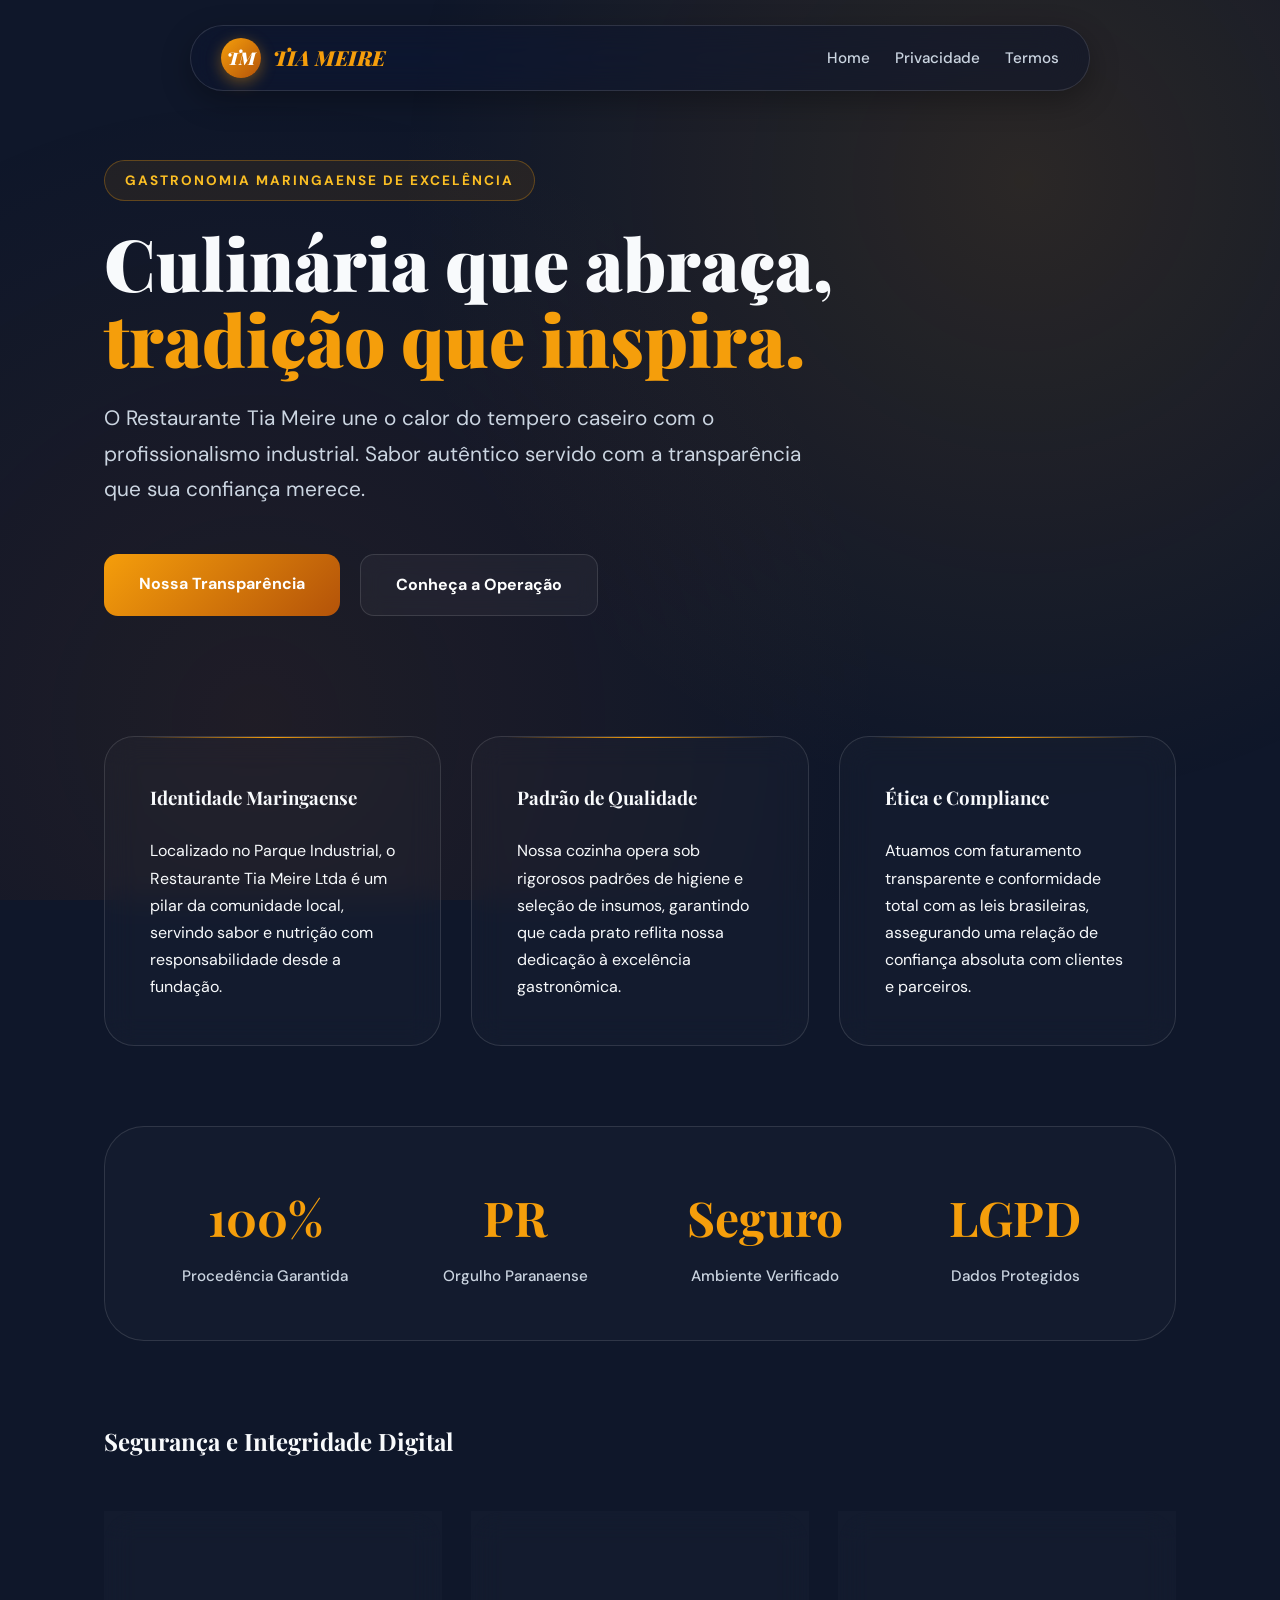
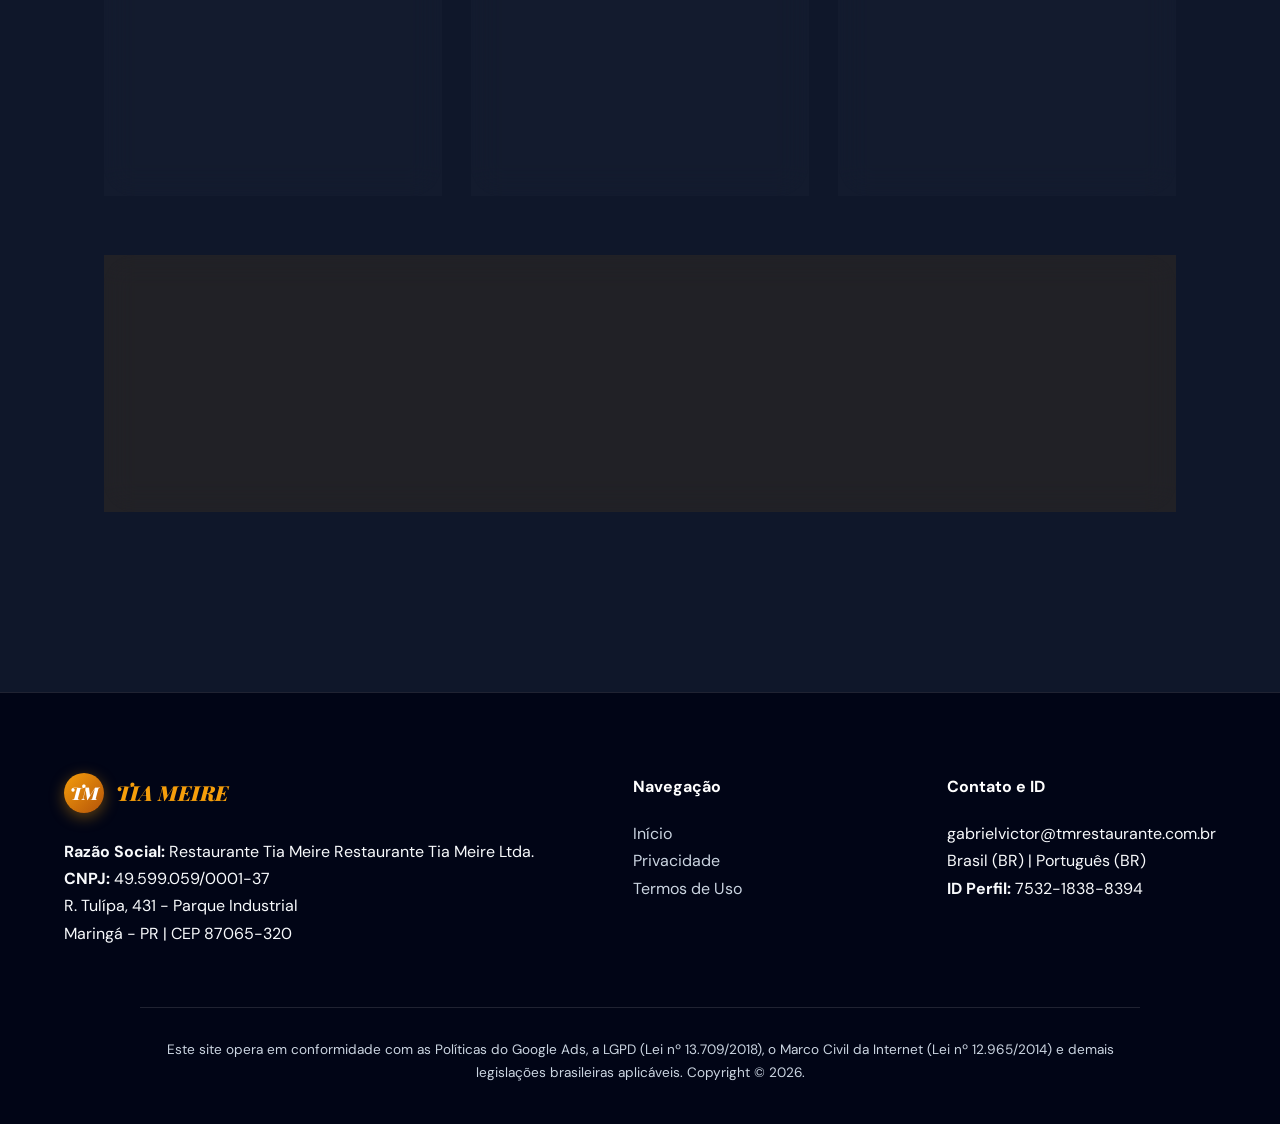
<file: pre1/pre1.html>
<!doctype html>
<html lang="pt-BR">
  <head>
    <meta charset="UTF-8" />
    <meta name="viewport" content="width=device-width, initial-scale=1.0" />
    <title>Restaurante Tia Meire | Sabor Caseiro em Maringá</title>
    <link rel="preconnect" href="https://fonts.googleapis.com" />
    <link rel="preconnect" href="https://fonts.gstatic.com" crossorigin />
    <link
      href="https://fonts.googleapis.com/css2?family=DM+Sans:wght@400;500;700&family=Playfair+Display:ital,wght@0,700;0,900;1,700&display=swap"
      rel="stylesheet"
    />
    <style>
      :root {
        --primary: #f59e0b; /* Amber/Gold */
        --primary-light: #fbbf24;
        --bg-dark: #0f172a;
        --glass: rgba(245, 158, 11, 0.08);
        --glass-border: rgba(255, 255, 255, 0.12);
        --text-main: #f8fafc;
        --text-muted: #cbd5e1;
        --accent: #b45309;
      }

      * {
        margin: 0;
        padding: 0;
        box-sizing: border-box;
        outline: none;
      }

      body {
        font-family: "DM Sans", sans-serif;
        background-color: var(--bg-dark);
        color: var(--text-main);
        line-height: 1.7;
        overflow-x: hidden;
        min-height: 100vh;
      }

      /* Liquid Glass Background */
      body::before {
        content: "";
        position: fixed;
        top: 0;
        left: 0;
        width: 100%;
        height: 100%;
        background:
          radial-gradient(
            circle at 80% 20%,
            rgba(245, 158, 11, 0.12),
            transparent 50%
          ),
          radial-gradient(
            circle at 20% 80%,
            rgba(180, 83, 9, 0.1),
            transparent 50%
          );
        pointer-events: none;
        z-index: -1;
      }

      /* Header Pill Navbar */
      header {
        position: fixed;
        top: 25px;
        left: 50%;
        transform: translateX(-50%);
        width: 95%;
        max-width: 900px;
        z-index: 1000;
      }

      nav {
        background: rgba(15, 23, 42, 0.6);
        backdrop-filter: blur(25px) saturate(180%);
        border: 1px solid var(--glass-border);
        border-radius: 100px;
        padding: 12px 30px;
        display: flex;
        justify-content: space-between;
        align-items: center;
        box-shadow: 0 10px 30px rgba(0, 0, 0, 0.3);
      }

      .logo {
        display: flex;
        align-items: center;
        gap: 12px;
        font-family: "Playfair Display", serif;
        font-weight: 900;
        font-size: 1.3rem;
        color: var(--primary);
        text-decoration: none;
        font-style: italic;
      }

      .logo-badge {
        width: 40px;
        height: 40px;
        background: linear-gradient(135deg, var(--primary), var(--accent));
        border-radius: 50%;
        display: flex;
        align-items: center;
        justify-content: center;
        color: white;
        font-size: 1.1rem;
        box-shadow: 0 4px 15px rgba(245, 158, 11, 0.4);
      }

      nav ul {
        display: flex;
        list-style: none;
        gap: 25px;
      }
      nav a {
        text-decoration: none;
        color: var(--text-muted);
        font-size: 0.95rem;
        font-weight: 500;
        transition: 0.4s;
      }
      nav a:hover,
      nav a.active {
        color: var(--primary);
        text-shadow: 0 0 10px rgba(245, 158, 11, 0.3);
      }

      /* General Layout */
      section.page {
        display: none;
        padding: 160px 5% 80px;
        max-width: 1200px;
        margin: 0 auto;
      }
      section.page.active {
        display: block;
        animation: slideIn 0.6s cubic-bezier(0.23, 1, 0.32, 1);
      }

      @keyframes slideIn {
        from {
          opacity: 0;
          transform: translateY(30px);
        }
        to {
          opacity: 1;
          transform: translateY(0);
        }
      }

      h1,
      h2,
      h3 {
        font-family: "Playfair Display", serif;
        margin-bottom: 1.5rem;
      }
      h1 {
        font-size: clamp(2.8rem, 6vw, 4.5rem);
        line-height: 1.05;
        font-weight: 900;
      }

      .hero-badge {
        display: inline-block;
        background: var(--glass);
        border: 1px solid rgba(245, 158, 11, 0.3);
        color: var(--primary-light);
        padding: 8px 20px;
        border-radius: 50px;
        font-size: 0.85rem;
        font-weight: 700;
        margin-bottom: 1.5rem;
        text-transform: uppercase;
        letter-spacing: 2px;
      }

      .btn-group {
        display: flex;
        gap: 20px;
        margin-top: 3rem;
      }
      .btn {
        padding: 16px 35px;
        border-radius: 14px;
        text-decoration: none;
        font-weight: 700;
        transition: 0.4s;
        cursor: pointer;
        border: none;
        font-size: 1rem;
      }
      .btn-primary {
        background: linear-gradient(135deg, var(--primary), var(--accent));
        color: white;
      }
      .btn-primary:hover {
        transform: scale(1.05);
        box-shadow: 0 10px 25px rgba(180, 83, 9, 0.4);
      }
      .btn-secondary {
        background: rgba(255, 255, 255, 0.04);
        color: white;
        border: 1px solid var(--glass-border);
        backdrop-filter: blur(10px);
      }
      .btn-secondary:hover {
        background: rgba(255, 255, 255, 0.1);
      }

      /* Grid System */
      .grid {
        display: grid;
        grid-template-columns: repeat(auto-fit, minmax(320px, 1fr));
        gap: 30px;
        margin: 50px 0;
      }
      .card {
        background: rgba(255, 255, 255, 0.02);
        backdrop-filter: blur(15px);
        border: 1px solid var(--glass-border);
        border-radius: 30px;
        padding: 45px;
        transition: 0.5s;
        position: relative;
      }
      .card::before {
        content: "";
        position: absolute;
        top: 0;
        left: 10%;
        width: 80%;
        height: 1px;
        background: linear-gradient(
          90deg,
          transparent,
          var(--primary),
          transparent
        );
      }
      .card:hover {
        transform: translateY(-15px);
        background: rgba(255, 255, 255, 0.05);
        border-color: rgba(245, 158, 11, 0.4);
      }

      /* Stats Section */
      .stats-wrapper {
        background: rgba(255, 255, 255, 0.02);
        border: 1px solid var(--glass-border);
        border-radius: 40px;
        padding: 50px;
        margin: 80px 0;
        display: grid;
        grid-template-columns: repeat(auto-fit, minmax(180px, 1fr));
        gap: 30px;
        text-align: center;
      }
      .stat-card h4 {
        font-size: 3rem;
        color: var(--primary);
        font-family: "Playfair Display", serif;
        margin-bottom: 5px;
      }
      .stat-card p {
        font-size: 0.95rem;
        color: var(--text-muted);
        font-weight: 500;
      }

      /* Legal Content Styling */
      .legal-wrap {
        line-height: 1.8;
        color: var(--text-muted);
      }
      .legal-wrap h3 {
        color: var(--primary);
        margin-top: 2.5rem;
        font-size: 1.6rem;
        border-bottom: 1px solid var(--glass-border);
        padding-bottom: 10px;
      }
      .legal-wrap p {
        margin-bottom: 1.2rem;
      }
      .legal-wrap ul {
        margin: 1.5rem 0 1.5rem 2rem;
      }
      table {
        width: 100%;
        border-collapse: collapse;
        margin: 30px 0;
        border: 1px solid var(--glass-border);
      }
      th {
        background: var(--glass);
        color: var(--primary);
        padding: 15px;
        text-align: left;
      }
      td {
        padding: 15px;
        border-bottom: 1px solid var(--glass-border);
      }

      /* Footer Sticky */
      footer {
        background: rgba(2, 6, 23, 0.98);
        border-top: 1px solid var(--glass-border);
        padding: 80px 5% 40px;
        margin-top: 100px;
      }
      .footer-content {
        max-width: 1200px;
        margin: 0 auto;
        display: grid;
        grid-template-columns: 2fr 1fr 1fr;
        gap: 60px;
      }
      .footer-bottom {
        margin-top: 60px;
        padding-top: 30px;
        border-top: 1px solid var(--glass-border);
        text-align: center;
        font-size: 0.85rem;
        color: var(--text-muted);
        max-width: 1000px;
        margin-left: auto;
        margin-right: auto;
      }

      @media (max-width: 768px) {
        .footer-content {
          grid-template-columns: 1fr;
          gap: 40px;
        }
        nav ul {
          display: none;
        }
        .btn-group {
          flex-direction: column;
        }
      }
    </style>
  </head>
  <body>
    <header>
      <nav>
        <a href="/" data-link class="logo">
          <div class="logo-badge">TM</div>
          TIA MEIRE
        </a>
        <ul>
          <li><a href="/" data-link>Home</a></li>
          <li><a href="/politica-de-privacidade" data-link>Privacidade</a></li>
          <li><a href="/termos-de-uso" data-link>Termos</a></li>
        </ul>
      </nav>
    </header>

    <section id="page-home" class="page active">
      <div class="hero">
        <span class="hero-badge">Gastronomia Maringaense de Excelência</span>
        <h1>
          Culinária que abraça,<br /><span style="color: var(--primary)"
            >tradição que inspira.</span
          >
        </h1>
        <p
          style="
            font-size: 1.3rem;
            color: var(--text-muted);
            max-width: 700px;
            margin-top: 1.5rem;
          "
        >
          O Restaurante Tia Meire une o calor do tempero caseiro com o
          profissionalismo industrial. Sabor autêntico servido com a
          transparência que sua confiança merece.
        </p>
        <div class="btn-group">
          <a href="/politica-de-privacidade" data-link class="btn btn-primary"
            >Nossa Transparência</a
          >
          <a href="#operacao" class="btn btn-secondary">Conheça a Operação</a>
        </div>
      </div>

      <div class="grid" style="margin-top: 120px">
        <div class="card">
          <h3>Identidade Maringaense</h3>
          <p>
            Localizado no Parque Industrial, o Restaurante Tia Meire Ltda é um
            pilar da comunidade local, servindo sabor e nutrição com
            responsabilidade desde a fundação.
          </p>
        </div>
        <div class="card">
          <h3>Padrão de Qualidade</h3>
          <p>
            Nossa cozinha opera sob rigorosos padrões de higiene e seleção de
            insumos, garantindo que cada prato reflita nossa dedicação à
            excelência gastronômica.
          </p>
        </div>
        <div class="card">
          <h3>Ética e Compliance</h3>
          <p>
            Atuamos com faturamento transparente e conformidade total com as
            leis brasileiras, assegurando uma relação de confiança absoluta com
            clientes e parceiros.
          </p>
        </div>
      </div>

      <div id="operacao" class="stats-wrapper">
        <div class="stat-card">
          <h4>100%</h4>
          <p>Procedência Garantida</p>
        </div>
        <div class="stat-card">
          <h4>PR</h4>
          <p>Orgulho Paranaense</p>
        </div>
        <div class="stat-card">
          <h4>Seguro</h4>
          <p>Ambiente Verificado</p>
        </div>
        <div class="stat-card">
          <h4>LGPD</h4>
          <p>Dados Protegidos</p>
        </div>
      </div>

      <h2>Segurança e Integridade Digital</h2>
      <div class="grid">
        <div class="card">
          <h3>Privacidade Máxima</h3>
          <p>
            Tratamos seus dados como tratamos nossa cozinha: com cuidado e zelo.
            Suas informações nunca são comercializadas ou compartilhadas
            indevidamente.
          </p>
        </div>
        <div class="card">
          <h3>Infraestrutura Robusta</h3>
          <p>
            Nossa plataforma digital conta com proteção SSL e protocolos de
            segurança para que sua navegação seja sempre tranquila e protegida.
          </p>
        </div>
        <div class="card">
          <h3>Entrega de Valor</h3>
          <p>
            Mais que um restaurante, somos uma organização comprometida com a
            verdade digital e a transparência em cada anúncio e interação.
          </p>
        </div>
      </div>

      <div class="card" style="margin-top: 60px; background: var(--glass)">
        <h3>Dados Institucionais</h3>
        <p>
          <strong>Razão Social:</strong> Restaurante Tia Meire Restaurante Tia
          Meire Ltda.
        </p>
        <p><strong>CNPJ:</strong> 49.599.059/0001-37</p>
        <p><strong>Responsável:</strong> Gabriel Victor dos Santos Sousa</p>
        <p><strong>Localização:</strong> Parque Industrial, Maringá - PR</p>
      </div>
    </section>

    <section id="page-privacy" class="page">
      <div class="hero-badge">Conformidade LGPD</div>
      <h1>Política de Privacidade</h1>
      <div class="legal-wrap">
        <div
          class="card"
          style="margin-bottom: 40px; border-left: 5px solid var(--primary)"
        >
          <p>
            <strong>Controlador:</strong> Restaurante Tia Meire Restaurante Tia
            Meire Ltda.
          </p>
          <p><strong>CNPJ:</strong> 49.599.059/0001-37</p>
          <p>
            <strong>Endereço:</strong> R. Tulípa, 431, Parque Industrial,
            Maringá - PR, 87065-320
          </p>
          <p><strong>DPO:</strong> gabrielvictor@tmrestaurante.com.br</p>
        </div>

        <h3>1. Compromisso com a Privacidade</h3>
        <p>
          Em conformidade com a Lei nº 13.709/2018 (LGPD), o Restaurante Tia
          Meire Ltda. assegura o tratamento ético de todos os dados coletados
          nesta plataforma institucional.
        </p>

        <h3>2. Bases Legais para Tratamento</h3>
        <ul>
          <li><strong>Art. 7º I:</strong> Consentimento do titular;</li>
          <li>
            <strong>Art. 7º II:</strong> Cumprimento de obrigação legal ou
            regulatória;
          </li>
          <li>
            <strong>Art. 7º V:</strong> Execução de contrato ou procedimentos
            preliminares;
          </li>
          <li>
            <strong>Art. 7º IX:</strong> Legítimo interesse do controlador para
            melhoria de serviços.
          </li>
        </ul>

        <h3>3. Dados Coletados e Finalidade</h3>
        <p>
          Coletamos dados de identificação básica e registros de navegação para:
        </p>
        <ul>
          <li>Atendimento de solicitações e reservas;</li>
          <li>Personalização da experiência do usuário;</li>
          <li>Garantia da segurança cibernética da plataforma;</li>
          <li>Cumprimento de obrigações fiscais junto à Receita Federal;</li>
          <li>Análise de tráfego para otimização de campanhas Google Ads.</li>
        </ul>

        <h3>4. Cookies e Tecnologias de Rastreamento</h3>
        <table>
          <thead>
            <tr>
              <th>Categoria</th>
              <th>Função</th>
              <th>Retenção</th>
            </tr>
          </thead>
          <tbody>
            <tr>
              <td>Essenciais</td>
              <td>Segurança e autenticação de sistema</td>
              <td>Sessão</td>
            </tr>
            <tr>
              <td>Google Analytics</td>
              <td>Análise de comportamento anônima</td>
              <td>24 meses</td>
            </tr>
            <tr>
              <td>Google Ads</td>
              <td>Medição de conversão e eficácia publicitária</td>
              <td>12 meses</td>
            </tr>
          </tbody>
        </table>

        <h3>5. Direitos do Titular (Art. 18 LGPD)</h3>
        <p>
          Você possui o direito de solicitar a qualquer momento: confirmação da
          existência de tratamento, acesso aos dados, correção de dados
          incompletos, anonimização, portabilidade e eliminação de dados
          tratados com seu consentimento.
        </p>

        <h3>6. Segurança e Armazenamento</h3>
        <p>
          Utilizamos criptografia SSL e servidores com alto padrão de segurança
          para proteger suas informações contra acessos não autorizados ou
          destruição acidental.
        </p>

        <p><em>Última atualização: Abril de 2026.</em></p>
      </div>
    </section>

    <section id="page-terms" class="page">
      <div class="hero-badge">Regras de Acesso</div>
      <h1>Termos de Uso</h1>
      <div class="legal-wrap">
        <h3>1. Aceitação dos Termos</h3>
        <p>
          Ao navegar neste site, você concorda integralmente com estes termos,
          regidos pelo Marco Civil da Internet (Lei 12.965/2014) e pelo Código
          de Defesa do Consumidor.
        </p>

        <h3>2. Licença de Uso</h3>
        <p>
          É concedida uma licença limitada para acesso pessoal ao conteúdo do
          site. É estritamente proibido:
        </p>
        <ul>
          <li>Extração automatizada de dados (Scraping);</li>
          <li>Uso da marca "Tia Meire" sem autorização prévia;</li>
          <li>Engenharia reversa em nossos scripts e layouts;</li>
          <li>Uso do site para fins ilícitos ou difamatórios.</li>
        </ul>

        <h3>3. Propriedade Intelectual</h3>
        <p>
          Todo o design, logotipos e conteúdo textual são de propriedade
          exclusiva da Restaurante Tia Meire Ltda. A reprodução não autorizada
          constitui violação de direitos autorais.
        </p>

        <h3>4. Limitação de Responsabilidade</h3>
        <p>
          O Restaurante Tia Meire Ltda. não se responsabiliza por falhas de
          conexão do usuário ou danos causados por sites de terceiros vinculados
          a esta página.
        </p>

        <h3>5. Conformidade com Google Ads</h3>
        <p>
          Declaramos que todas as informações aqui contidas são verídicas,
          correspondendo à operação física e fiscal da empresa. Não praticamos
          publicidade enganosa ou métodos de coleta de dados obscuros.
        </p>

        <h3>6. Foro de Eleição</h3>
        <p>
          Eventuais controvérsias serão dirimidas no Foro da Comarca de Maringá,
          Estado do Paraná.
        </p>
      </div>
    </section>

    <footer>
      <div class="footer-content">
        <div>
          <a href="/" data-link class="logo" style="margin-bottom: 25px">
            <div class="logo-badge">TM</div>
            TIA MEIRE
          </a>
          <p>
            <strong>Razão Social:</strong> Restaurante Tia Meire Restaurante Tia
            Meire Ltda.
          </p>
          <p><strong>CNPJ:</strong> 49.599.059/0001-37</p>
          <p>R. Tulípa, 431 - Parque Industrial</p>
          <p>Maringá - PR | CEP 87065-320</p>
        </div>
        <div>
          <h4 style="color: white; margin-bottom: 20px">Navegação</h4>
          <p>
            <a
              href="/"
              data-link
              style="color: var(--text-muted); text-decoration: none"
              >Início</a
            >
          </p>
          <p>
            <a
              href="/politica-de-privacidade"
              data-link
              style="color: var(--text-muted); text-decoration: none"
              >Privacidade</a
            >
          </p>
          <p>
            <a
              href="/termos-de-uso"
              data-link
              style="color: var(--text-muted); text-decoration: none"
              >Termos de Uso</a
            >
          </p>
        </div>
        <div>
          <h4 style="color: white; margin-bottom: 20px">Contato e ID</h4>
          <p>gabrielvictor@tmrestaurante.com.br</p>
          <p>Brasil (BR) | Português (BR)</p>
          <p><strong>ID Perfil:</strong> 7532-1838-8394</p>
        </div>
      </div>
      <div class="footer-bottom">
        <p>
          Este site opera em conformidade com as Políticas do Google Ads, a LGPD
          (Lei nº 13.709/2018), o Marco Civil da Internet (Lei nº 12.965/2014) e
          demais legislações brasileiras aplicáveis. Copyright © 2026.
        </p>
      </div>
    </footer>

    <script>
      const ROUTES = {
        "/": "page-home",
        "/politica-de-privacidade": "page-privacy",
        "/termos-de-uso": "page-terms",
      };

      function router() {
        const path = window.location.pathname.replace(/\/$/, "") || "/";
        document
          .querySelectorAll("section.page")
          .forEach((s) => s.classList.remove("active"));

        const p = document.getElementById(ROUTES[path] || "page-home");
        if (p) p.classList.add("active");

        document.querySelectorAll("nav a").forEach((a) => {
          const href = a.getAttribute("href");
          a.classList.toggle("active", href === (path === "" ? "/" : path));
        });
        window.scrollTo({ top: 0, behavior: "smooth" });
      }

      document.addEventListener("click", (e) => {
        const el = e.target.closest("[data-link]");
        if (!el) return;
        e.preventDefault();
        history.pushState(null, null, el.getAttribute("href"));
        router();
      });

      window.addEventListener("popstate", router);
      router();
    </script>
  </body>
</html>
</file>
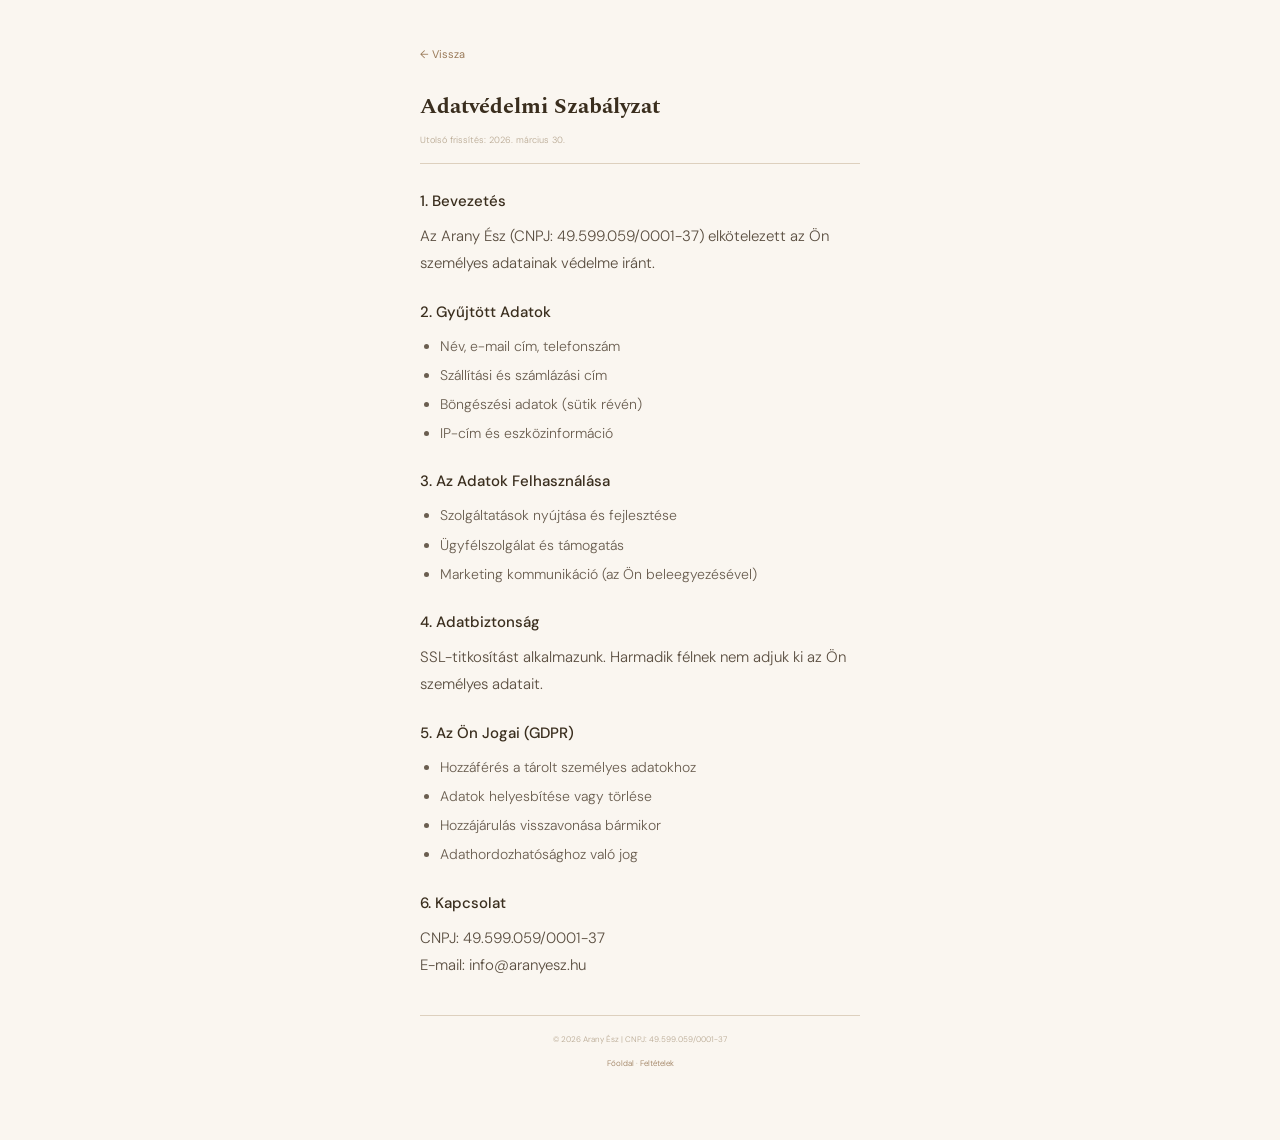
<file: pre1/privacy.html>
<!DOCTYPE html><html lang="hu"><head><meta charset="UTF-8"><meta name="viewport" content="width=device-width,initial-scale=1.0"><title>Adatvédelem - Arany Ész</title><link href="https://fonts.googleapis.com/css2?family=Spectral:wght@400;600&family=DM+Sans:wght@300;400;500&display=swap" rel="stylesheet"><style>*{margin:0;padding:0;box-sizing:border-box}body{font-family:'DM Sans',sans-serif;color:#5a4e40;background:#faf6f0;line-height:1.8;font-size:15px}.c{max-width:480px;margin:0 auto;padding:40px 20px 60px}.back{font-size:11px;color:#9a7b5a;text-decoration:none;display:inline-block;margin-bottom:22px}.back:hover{text-decoration:underline}h1{font-family:'Spectral',serif;font-size:22px;color:#3a2e1e;margin-bottom:6px}.up{font-size:9px;color:#b8a892;margin-bottom:24px;padding-bottom:14px;border-bottom:1px solid #ddd0be}h2{font-size:15px;color:#3a2e1e;margin:22px 0 8px;font-weight:500}p{margin-bottom:10px;font-weight:300}ul{margin:0 0 10px 20px}li{margin-bottom:4px;color:#6a5e50;font-weight:300;font-size:14px}.ft{margin-top:36px;padding-top:16px;border-top:1px solid #ddd0be;font-size:8px;color:#b8a892;text-align:center}.ft a{color:#9a7b5a;text-decoration:none}</style></head><body><div class="c"><a href="index.html" class="back">← Vissza</a><h1>Adatvédelmi Szabályzat</h1><p class="up">Utolsó frissítés: 2026. március 30.</p><h2>1. Bevezetés</h2><p>Az Arany Ész (CNPJ: 49.599.059/0001-37) elkötelezett az Ön személyes adatainak védelme iránt.</p><h2>2. Gyűjtött Adatok</h2><ul><li>Név, e-mail cím, telefonszám</li><li>Szállítási és számlázási cím</li><li>Böngészési adatok (sütik révén)</li><li>IP-cím és eszközinformáció</li></ul><h2>3. Az Adatok Felhasználása</h2><ul><li>Szolgáltatások nyújtása és fejlesztése</li><li>Ügyfélszolgálat és támogatás</li><li>Marketing kommunikáció (az Ön beleegyezésével)</li></ul><h2>4. Adatbiztonság</h2><p>SSL-titkosítást alkalmazunk. Harmadik félnek nem adjuk ki az Ön személyes adatait.</p><h2>5. Az Ön Jogai (GDPR)</h2><ul><li>Hozzáférés a tárolt személyes adatokhoz</li><li>Adatok helyesbítése vagy törlése</li><li>Hozzájárulás visszavonása bármikor</li><li>Adathordozhatósághoz való jog</li></ul><h2>6. Kapcsolat</h2><p>CNPJ: 49.599.059/0001-37<br>E-mail: info@aranyesz.hu</p><div class="ft"><p>© 2026 Arany Ész | CNPJ: 49.599.059/0001-37</p><p><a href="index.html">Főoldal</a> · <a href="terms.html">Feltételek</a></p></div></div></body></html>
</file>
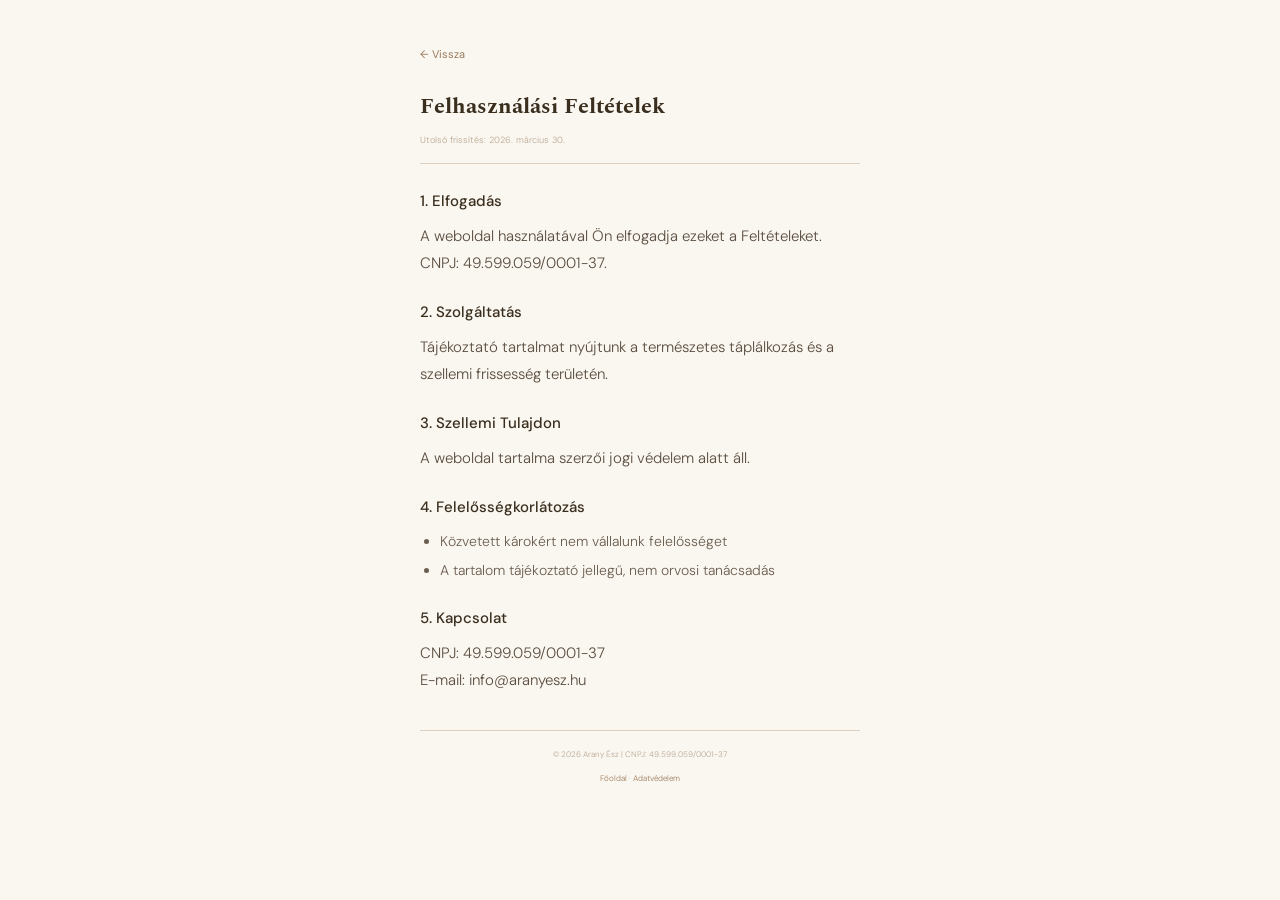
<file: pre1/terms.html>
<!DOCTYPE html><html lang="hu"><head><meta charset="UTF-8"><meta name="viewport" content="width=device-width,initial-scale=1.0"><title>Feltételek - Arany Ész</title><link href="https://fonts.googleapis.com/css2?family=Spectral:wght@400;600&family=DM+Sans:wght@300;400;500&display=swap" rel="stylesheet"><style>*{margin:0;padding:0;box-sizing:border-box}body{font-family:'DM Sans',sans-serif;color:#5a4e40;background:#faf6f0;line-height:1.8;font-size:15px}.c{max-width:480px;margin:0 auto;padding:40px 20px 60px}.back{font-size:11px;color:#9a7b5a;text-decoration:none;display:inline-block;margin-bottom:22px}.back:hover{text-decoration:underline}h1{font-family:'Spectral',serif;font-size:22px;color:#3a2e1e;margin-bottom:6px}.up{font-size:9px;color:#b8a892;margin-bottom:24px;padding-bottom:14px;border-bottom:1px solid #ddd0be}h2{font-size:15px;color:#3a2e1e;margin:22px 0 8px;font-weight:500}p{margin-bottom:10px;font-weight:300}ul{margin:0 0 10px 20px}li{margin-bottom:4px;color:#6a5e50;font-weight:300;font-size:14px}.ft{margin-top:36px;padding-top:16px;border-top:1px solid #ddd0be;font-size:8px;color:#b8a892;text-align:center}.ft a{color:#9a7b5a;text-decoration:none}</style></head><body><div class="c"><a href="index.html" class="back">← Vissza</a><h1>Felhasználási Feltételek</h1><p class="up">Utolsó frissítés: 2026. március 30.</p><h2>1. Elfogadás</h2><p>A weboldal használatával Ön elfogadja ezeket a Feltételeket. CNPJ: 49.599.059/0001-37.</p><h2>2. Szolgáltatás</h2><p>Tájékoztató tartalmat nyújtunk a természetes táplálkozás és a szellemi frissesség területén.</p><h2>3. Szellemi Tulajdon</h2><p>A weboldal tartalma szerzői jogi védelem alatt áll.</p><h2>4. Felelősségkorlátozás</h2><ul><li>Közvetett károkért nem vállalunk felelősséget</li><li>A tartalom tájékoztató jellegű, nem orvosi tanácsadás</li></ul><h2>5. Kapcsolat</h2><p>CNPJ: 49.599.059/0001-37<br>E-mail: info@aranyesz.hu</p><div class="ft"><p>© 2026 Arany Ész | CNPJ: 49.599.059/0001-37</p><p><a href="index.html">Főoldal</a> · <a href="privacy.html">Adatvédelem</a></p></div></div></body></html>
</file>
